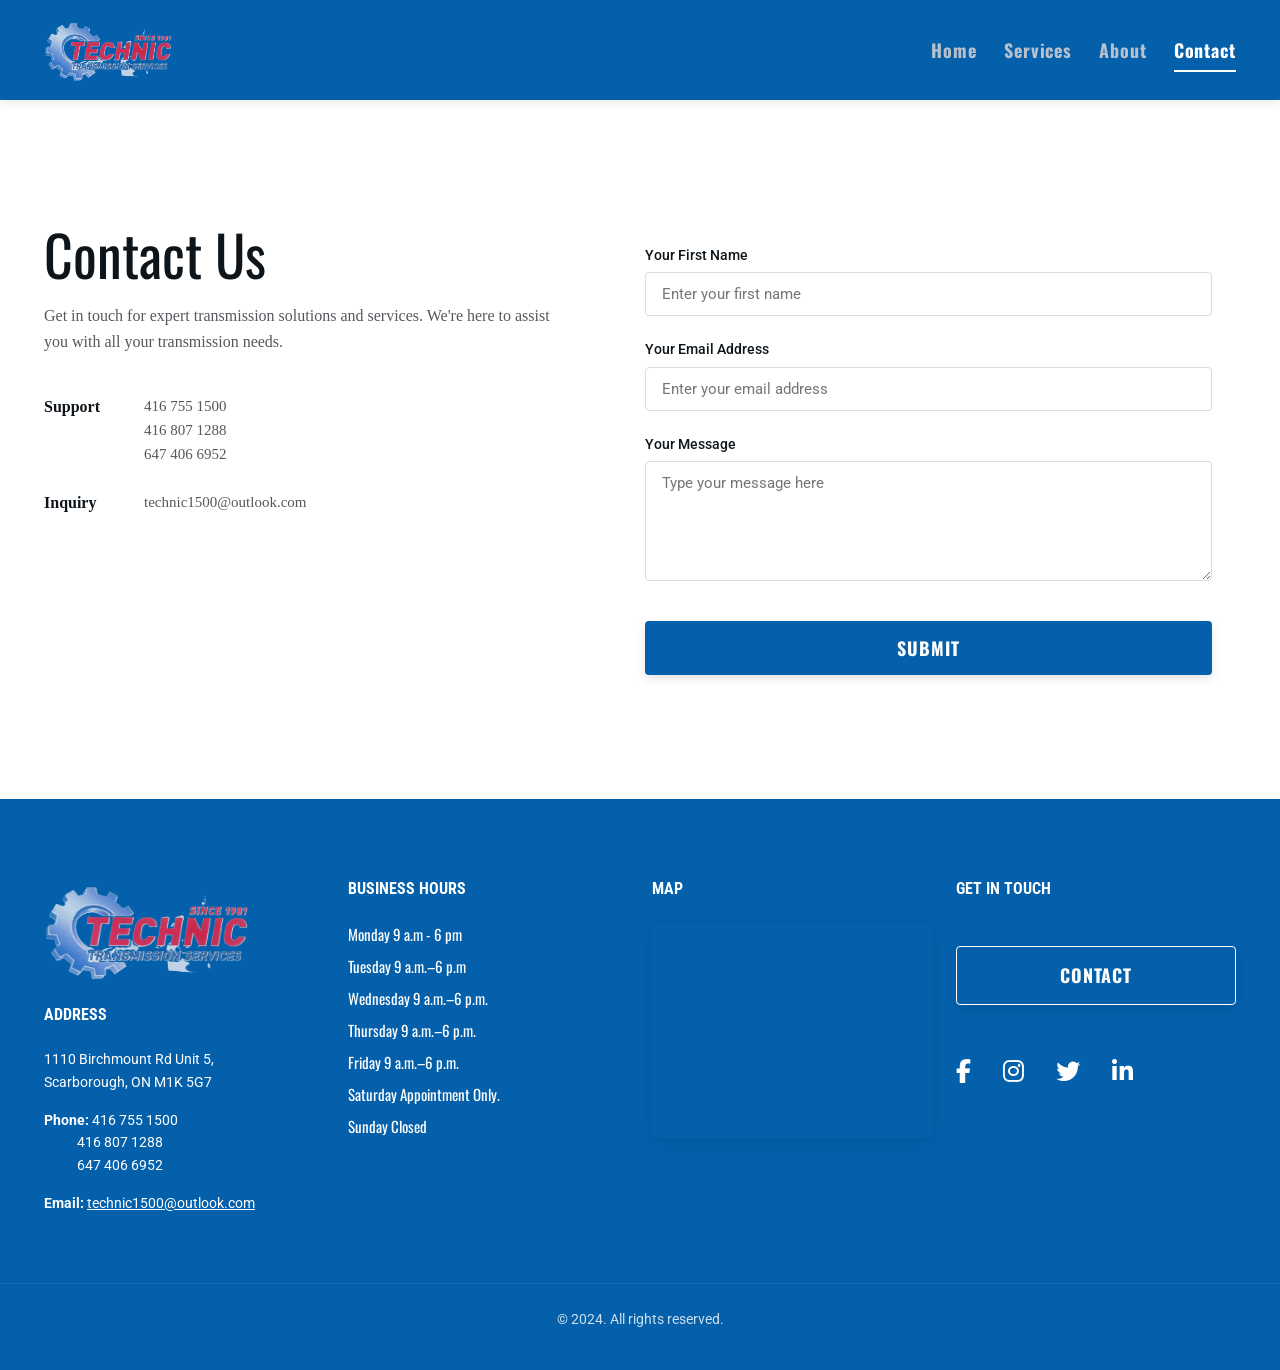
<file: contact.html>
<!DOCTYPE html>
<html lang="en">
<head>
  <meta charset="utf-8">
  <meta name="viewport" content="width=device-width, initial-scale=1.0">
  <title>Expert Transmission Services for All Vehicle Makes and Models | Contact Us</title>
  <meta name="description" content="Contact Technic Transmission Services for professional automotive repair and maintenance. Established in 1981, we specialize in transmission inspections, diagnostics, repairs, and replacements.">
  <meta name="keywords" content="transmission services, automotive repair, vehicle maintenance">
  <link rel="canonical" href="https://technictransmission.com/contact">
  
  <!-- Open Graph -->
  <meta property="og:url" content="https://technictransmission.com/contact">
  <meta property="og:title" content="Expert Transmission Services for All Vehicle Makes and Models | Contact Us">
  <meta property="og:description" content="Contact Technic Transmission Services for professional automotive repair and maintenance. Established in 1981, we specialize in transmission inspections, diagnostics, repairs, and replacements.">
  <meta property="og:type" content="website">
  <meta property="og:site_name" content="TECHNIC TRANSMISSION SERVICES">
  
  <!-- Font Awesome for Social Icons -->
  <link rel="stylesheet" href="https://cdnjs.cloudflare.com/ajax/libs/font-awesome/6.4.0/css/all.min.css">
  
  <!-- Stylesheets -->
  <link rel="stylesheet" href="css/style.css">
</head>
<body>

  <!-- Header Navigation -->
  <div class="header-wrapper">
    <header class="container">
      <a href="index.html" class="logo-link" id="nav-logo-link">
        <img src="assets/logo-technic-no-back-A1awnowZ25C1Ewwv.png" alt="TECHNIC TRANSMISSION SERVICES" class="logo">
      </a>
      <nav class="nav-desktop">
        <a href="index.html" id="nav-home">Home</a>
        <a href="services.html" id="nav-services">Services</a>
        <a href="about.html" id="nav-about">About</a>
        <a href="contact.html" class="active" id="nav-contact">Contact</a>
      </nav>
      <button class="mobile-nav-toggle" aria-label="Toggle Navigation" id="mobile-nav-toggle-btn">
        <span></span>
        <span></span>
        <span></span>
      </button>
    </header>
  </div>

  <!-- Mobile Navigation Drawer -->
  <div class="mobile-nav-drawer-overlay"></div>
  <div class="mobile-nav-drawer">
    <a href="index.html" id="mobile-nav-home">Home</a>
    <a href="services.html" id="mobile-nav-services">Services</a>
    <a href="about.html" id="mobile-nav-about">About</a>
    <a href="contact.html" class="active" id="mobile-nav-contact">Contact</a>
  </div>

  <!-- Contact Us Main Section -->
  <section class="section-padding block-light" style="margin-top: 20px;" id="contact-sec">
    <div class="container contact-grid">
      <!-- Left Column: Contact details -->
      <div class="contact-info">
        <h1 id="contact-title">Contact Us</h1>
        <p class="lead" id="contact-desc">Get in touch for expert transmission solutions and services. We're here to assist you with all your transmission needs.</p>
        
        <div class="contact-detail-row" id="contact-row-support">
          <div class="contact-detail-label">Support</div>
          <div class="contact-detail-value" id="contact-support-phones">
            <p>416 755 1500</p>
            <p>416 807 1288</p>
            <p>647 406 6952</p>
          </div>
        </div>
        
        <div class="contact-detail-row" id="contact-row-inquiry">
          <div class="contact-detail-label">Inquiry</div>
          <div class="contact-detail-value" id="contact-inquiry-email">
            <a href="mailto:technic1500@outlook.com">technic1500@outlook.com</a>
          </div>
        </div>
      </div>
      
      <!-- Right Column: Interactive Form -->
      <div class="contact-form-container" id="form-container">
        <!-- Success Card (hidden by default) -->
        <div class="form-success-card" id="form-success-message">
          <h4 style="font-family: var(--font-header); font-size: 24px; text-transform: uppercase;">Thank you for contacting us!</h4>
          <p style="font-family: var(--font-body); font-size: 16px; margin-top: 10px;">We have received your message and will get back to you shortly.</p>
        </div>

        <!-- Contact Form -->
        <form id="contact-form" novalidate>
          <div class="form-group">
            <label class="form-label" for="firstName">Your First Name</label>
            <input type="text" id="firstName" name="firstName" class="form-control" placeholder="Enter your first name">
            <div class="form-error-msg" id="firstName-error">First name is required</div>
          </div>
          
          <div class="form-group">
            <label class="form-label" for="email">Your Email Address</label>
            <input type="email" id="email" name="email" class="form-control" placeholder="Enter your email address">
            <div class="form-error-msg" id="email-error">Please enter a valid email address</div>
          </div>
          
          <div class="form-group">
            <label class="form-label" for="message">Your Message</label>
            <textarea id="message" name="message" class="form-control" placeholder="Type your message here"></textarea>
            <div class="form-error-msg" id="message-error">Message is required</div>
          </div>
          
          <button type="submit" class="btn btn-primary" style="width: 100%; margin-top: 10px;" id="form-submit-btn">Submit</button>
        </form>
      </div>
    </div>
  </section>

  <!-- Footer -->
  <footer class="footer-section" id="site-footer">
    <div class="container footer-grid">
      <!-- Col 1 -->
      <div class="footer-col" id="footer-col-1">
        <img src="assets/logo-technic-no-back-A1awnowZ25C1Ewwv.png" alt="TECHNIC TRANSMISSION SERVICES Logo" class="footer-logo" id="footer-logo-img">
        <h5>ADDRESS</h5>
        <div class="footer-address-col" id="footer-address-info">
          <p>1110 Birchmount Rd Unit 5,<br>Scarborough, ON M1K 5G7</p>
          <p style="margin-top: 16px;"><strong>Phone:</strong> 416 755 1500<br>&nbsp;&nbsp;&nbsp;&nbsp;&nbsp;&nbsp;&nbsp;&nbsp;&nbsp;&nbsp;&nbsp;416 807 1288<br>&nbsp;&nbsp;&nbsp;&nbsp;&nbsp;&nbsp;&nbsp;&nbsp;&nbsp;&nbsp;&nbsp;647 406 6952</p>
          <p style="margin-top: 16px;"><strong>Email:</strong> <a href="mailto:technic1500@outlook.com">technic1500@outlook.com</a></p>
        </div>
      </div>
      <!-- Col 2 -->
      <div class="footer-col footer-hours-col" id="footer-col-2">
        <h5>BUSINESS HOURS</h5>
        <p>Monday 9 a.m - 6 pm</p>
        <p>Tuesday 9 a.m.–6 p.m</p>
        <p>Wednesday 9 a.m.–6 p.m.</p>
        <p>Thursday 9 a.m.–6 p.m.</p>
        <p>Friday 9 a.m.–6 p.m.</p>
        <p>Saturday Appointment Only.</p>
        <p>Sunday Closed</p>
      </div>
      <!-- Col 3 -->
      <div class="footer-col" id="footer-col-3">
        <h5>MAP</h5>
        <div class="footer-map-col" id="footer-map-container">
          <iframe src="https://maps.google.com/maps?q=1110%20Birchmount%20Rd,%20Unit%205,Scarborough,ON%20M1K%205G7&t=m&z=13&ie=UTF8&output=embed" allowfullscreen="" loading="lazy" title="Technic Transmission Location Map"></iframe>
        </div>
      </div>
      <!-- Col 4 -->
      <div class="footer-col footer-social-btn-col" id="footer-col-4">
        <h5>GET IN TOUCH</h5>
        <a href="contact.html" class="btn btn-primary" style="width: 100%; border: 1px solid var(--color-white);" id="footer-contact-btn">Contact</a>
        <div class="footer-social-icons" style="margin-top: 24px;" id="footer-social-icons-box">
          <a href="#" aria-label="Facebook"><i class="fab fa-facebook-f"></i></a>
          <a href="#" aria-label="Instagram"><i class="fab fa-instagram"></i></a>
          <a href="#" aria-label="Twitter"><i class="fab fa-twitter"></i></a>
          <a href="#" aria-label="LinkedIn"><i class="fab fa-linkedin-in"></i></a>
        </div>
      </div>
    </div>
    <div class="footer-copyright" id="footer-copyright-bar">
      © 2024. All rights reserved.
    </div>
  </footer>

  <!-- Scripts -->
  <script src="js/script.js"></script>

  <!--Start of Tawk.to Script-->
  <script type="text/javascript">
  var Tawk_API=Tawk_API||{}, Tawk_LoadStart=new Date();
  Tawk_API.onLoad = function(){
    Tawk_API.setAttributes({ page: 'Contact' }, function(error){});
  };
  (function(){
  var s1=document.createElement("script"),s0=document.getElementsByTagName("script")[0];
  s1.async=true;
  s1.src='https://embed.tawk.to/6a3034a47d146a1d4cd74141/1jr64r8qu';
  s1.charset='UTF-8';
  s1.setAttribute('crossorigin','*');
  s0.parentNode.insertBefore(s1,s0);
  })();
  </script>
  <!--End of Tawk.to Script-->
</body>
</html>
</file>
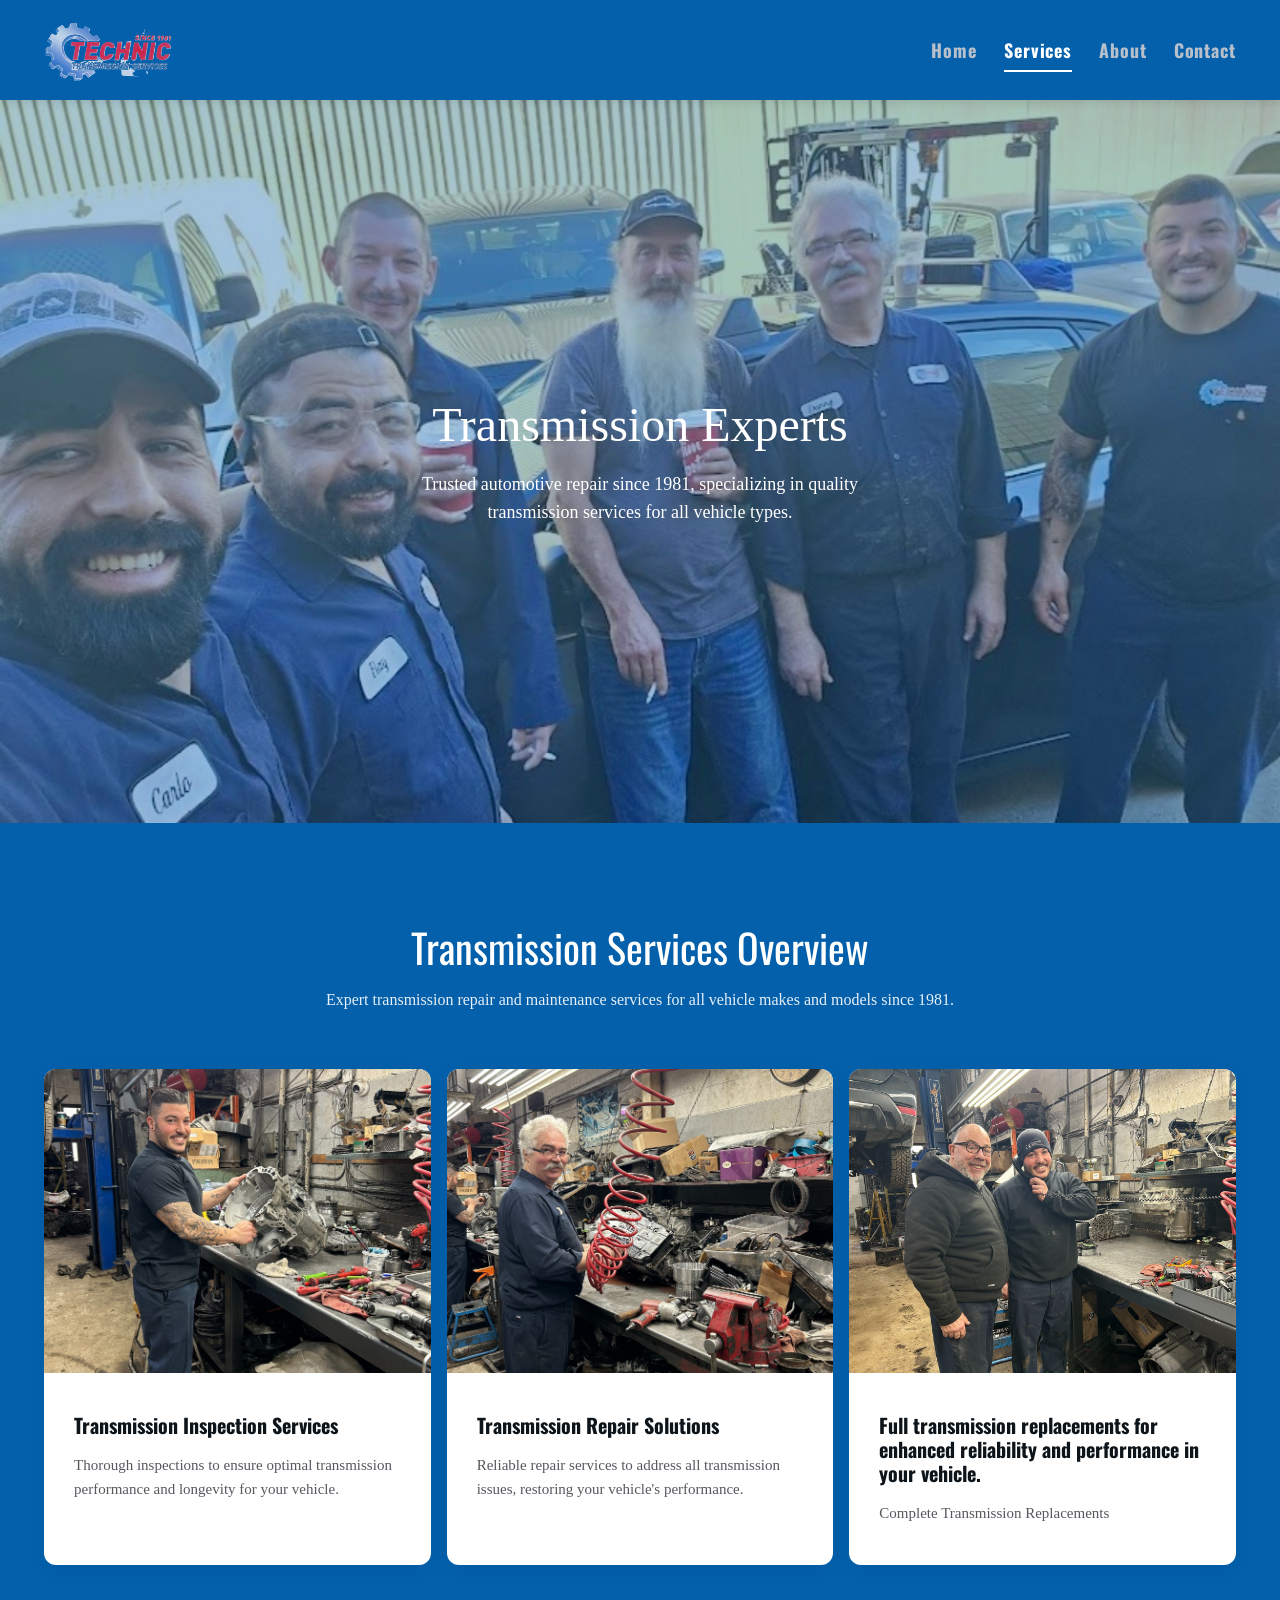
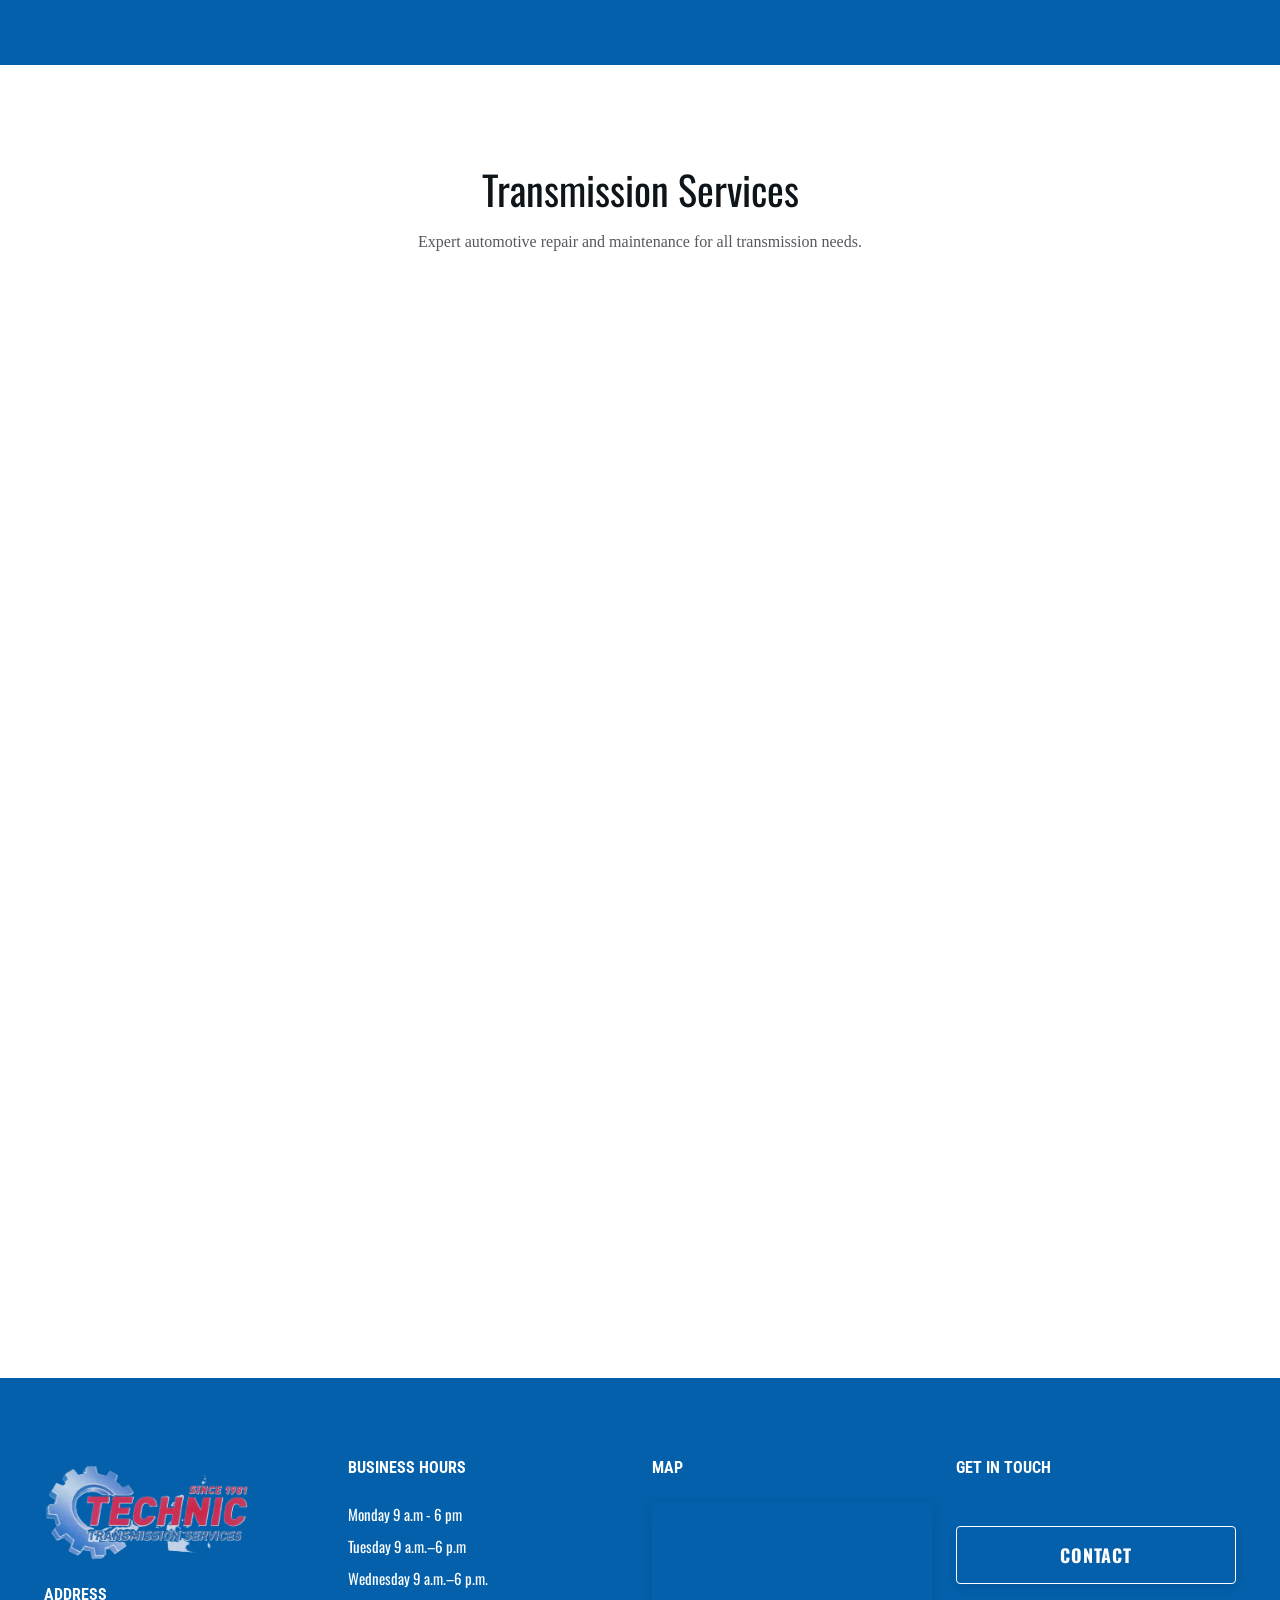
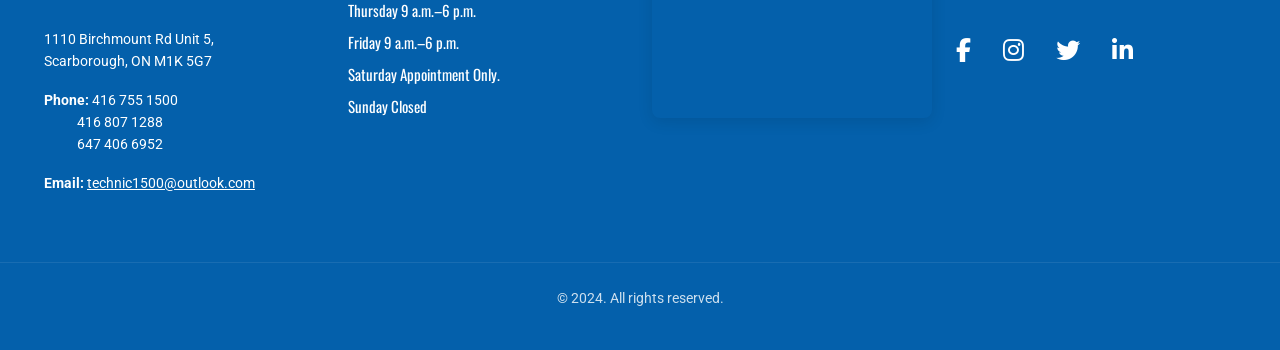
<file: services.html>
<!DOCTYPE html>
<html lang="en">
<head>
  <meta charset="utf-8">
  <meta name="viewport" content="width=device-width, initial-scale=1.0">
  <title>Expert Transmission Repair and Maintenance Services Since 1981</title>
  <meta name="description" content="Technic Transmission Services offers specialized transmission solutions, including diagnostics, repairs, and replacements. With over 40 years of experience, we ensure quality and reliability for all vehicle makes and models.">
  <meta name="keywords" content="transmission repair, automotive maintenance, transmission services">
  <link rel="canonical" href="https://technictransmission.com/services">
  
  <!-- Open Graph -->
  <meta property="og:url" content="https://technictransmission.com/services">
  <meta property="og:title" content="Expert Transmission Repair and Maintenance Services Since 1981">
  <meta property="og:description" content="Technic Transmission Services offers specialized transmission solutions, including diagnostics, repairs, and replacements. With over 40 years of experience, we ensure quality and reliability.">
  <meta property="og:type" content="website">
  <meta property="og:site_name" content="TECHNIC TRANSMISSION SERVICES">
  
  <!-- Font Awesome for Social Icons -->
  <link rel="stylesheet" href="https://cdnjs.cloudflare.com/ajax/libs/font-awesome/6.4.0/css/all.min.css">
  
  <!-- Stylesheets -->
  <link rel="stylesheet" href="css/style.css">
</head>
<body>

  <!-- Header Navigation -->
  <div class="header-wrapper">
    <header class="container">
      <a href="index.html" class="logo-link" id="nav-logo-link">
        <img src="assets/logo-technic-no-back-A1awnowZ25C1Ewwv.png" alt="TECHNIC TRANSMISSION SERVICES" class="logo">
      </a>
      <nav class="nav-desktop">
        <a href="index.html" id="nav-home">Home</a>
        <a href="services.html" class="active" id="nav-services">Services</a>
        <a href="about.html" id="nav-about">About</a>
        <a href="contact.html" id="nav-contact">Contact</a>
      </nav>
      <button class="mobile-nav-toggle" aria-label="Toggle Navigation" id="mobile-nav-toggle-btn">
        <span></span>
        <span></span>
        <span></span>
      </button>
    </header>
  </div>

  <!-- Mobile Navigation Drawer -->
  <div class="mobile-nav-drawer-overlay"></div>
  <div class="mobile-nav-drawer">
    <a href="index.html" id="mobile-nav-home">Home</a>
    <a href="services.html" class="active" id="mobile-nav-services">Services</a>
    <a href="about.html" id="mobile-nav-about">About</a>
    <a href="contact.html" id="mobile-nav-contact">Contact</a>
  </div>

  <!-- Services Hero Section -->
  <section class="services-hero" id="services-hero-sec">
    <img src="assets/img_6407-hero-crop.jpg" class="services-hero-bg" alt="Technic Transmission team">
    <div class="services-hero-overlay"></div>
    <div class="services-hero-content container">
      <h1 id="services-hero-title">Transmission Experts</h1>
      <p id="services-hero-desc">Trusted automotive repair since 1981, specializing in quality transmission services for all vehicle types.</p>
    </div>
  </section>

  <!-- Services Overview Cards Row (Dark Blue background block) -->
  <section class="section-padding reveal" style="background-color: var(--color-blue); color: var(--color-white);" id="overview-sec">
    <div class="container">
      <div class="services-section-intro" style="margin-bottom: 56px;">
        <h3 style="color: var(--color-white);" id="overview-title">Transmission Services Overview</h3>
        <p style="color: var(--color-white); opacity: 0.9;" id="overview-desc">Expert transmission repair and maintenance services for all vehicle makes and models since 1981.</p>
      </div>
      
      <div class="services-overview-grid" id="overview-cards-grid">
        <!-- Card 1 -->
        <div class="services-overview-card" id="overview-card-1">
          <img src="assets/img_6449-AE0oZgbaqlcnMvZZ.jpeg" alt="Transmission Gear Inspection" id="overview-img-1">
          <div class="services-overview-card-content">
            <h6 id="overview-card-title-1">Transmission Inspection Services</h6>
            <p id="overview-card-desc-1">Thorough inspections to ensure optimal transmission performance and longevity for your vehicle.</p>
          </div>
        </div>
        <!-- Card 2 -->
        <div class="services-overview-card" id="overview-card-2">
          <img src="assets/img_6458-YrDlpGylnVs5441n.jpeg" alt="Transmission Repairs" id="overview-img-2">
          <div class="services-overview-card-content">
            <h6 id="overview-card-title-2">Transmission Repair Solutions</h6>
            <p id="overview-card-desc-2">Reliable repair services to address all transmission issues, restoring your vehicle's performance.</p>
          </div>
        </div>
        <!-- Card 3 -->
        <div class="services-overview-card" id="overview-card-3">
          <img src="assets/img_7207-YD0BE43ZEZIWwRp2.jpeg" alt="Transmission Replacement" id="overview-img-3">
          <div class="services-overview-card-content">
            <h6 id="overview-card-title-3">Full transmission replacements for enhanced reliability and performance in your vehicle.</h6>
            <p id="overview-card-desc-3">Complete Transmission Replacements</p>
          </div>
        </div>
      </div>
    </div>
  </section>

  <!-- Detailed Alternating Gallery Services Grid (White background block) -->
  <section class="section-padding block-light" id="detailed-sec">
    <div class="container">
      <div class="services-section-intro">
        <h3 id="detailed-title">Transmission Services</h3>
        <p id="detailed-desc">Expert automotive repair and maintenance for all transmission needs.</p>
      </div>
      
      <!-- Grid Block 1: Quality Repairs -->
      <div style="margin-top: 56px;" class="reveal" id="detailed-block-repairs">
        <div class="services-grid-2col">
          <div class="gallery-item" style="height: 360px;" id="detailed-img-repairs-1">
            <img src="assets/img_6458-YrDlpGylnVs5441n.jpeg" alt="Workshop equipment" id="detailed-repairs-img1">
          </div>
          <div class="gallery-item" style="height: 360px;" id="detailed-img-repairs-2">
            <img src="assets/img_6451-AR0yvgoy6aFyzXX8.jpeg" alt="Gears closeup" id="detailed-repairs-img2">
          </div>
        </div>
        <div style="margin-top: 24px; text-align: left;" id="detailed-content-repairs">
          <h5 style="font-size: 22px; font-weight: 700; color: var(--color-dark); margin-bottom: 8px;" id="detailed-repairs-title">Quality Repairs</h5>
          <p style="font-size: 16px; color: var(--color-gray);" id="detailed-repairs-desc">Reliable solutions for your vehicle's transmission issues.</p>
        </div>
      </div>

      <!-- Grid Block 2: Full Replacements -->
      <div style="margin-top: 80px;" class="reveal" id="detailed-block-replacements">
        <div class="services-grid-2col">
          <div class="gallery-item" style="height: 360px;" id="detailed-img-replacements-1">
            <img src="assets/img_6460-m7VwJXO5NpSMWOJP.jpeg" alt="Mechanic hands gear repair" id="detailed-replacements-img1">
          </div>
          <div class="gallery-item" style="height: 360px;" id="detailed-img-replacements-2">
            <img src="assets/vecteezy_pressure-control-solenoid-or-valve-control-unit-of-an_20217888-mnlvxnNgMQS7PerR.jpg" alt="Solenoid control valve body" id="detailed-replacements-img2">
          </div>
        </div>
        <div style="margin-top: 24px; text-align: left;" id="detailed-content-replacements">
          <h5 style="font-size: 22px; font-weight: 700; color: var(--color-dark); margin-bottom: 8px;" id="detailed-replacements-title">Full Replacements</h5>
          <p style="font-size: 16px; color: var(--color-gray);" id="detailed-replacements-desc">Comprehensive transmission replacements for all vehicle models.</p>
        </div>
      </div>
    </div>
  </section>

  <!-- Footer -->
  <footer class="footer-section" id="site-footer">
    <div class="container footer-grid">
      <!-- Col 1 -->
      <div class="footer-col" id="footer-col-1">
        <img src="assets/logo-technic-no-back-A1awnowZ25C1Ewwv.png" alt="TECHNIC TRANSMISSION SERVICES Logo" class="footer-logo" id="footer-logo-img">
        <h5>ADDRESS</h5>
        <div class="footer-address-col" id="footer-address-info">
          <p>1110 Birchmount Rd Unit 5,<br>Scarborough, ON M1K 5G7</p>
          <p style="margin-top: 16px;"><strong>Phone:</strong> 416 755 1500<br>&nbsp;&nbsp;&nbsp;&nbsp;&nbsp;&nbsp;&nbsp;&nbsp;&nbsp;&nbsp;&nbsp;416 807 1288<br>&nbsp;&nbsp;&nbsp;&nbsp;&nbsp;&nbsp;&nbsp;&nbsp;&nbsp;&nbsp;&nbsp;647 406 6952</p>
          <p style="margin-top: 16px;"><strong>Email:</strong> <a href="mailto:technic1500@outlook.com">technic1500@outlook.com</a></p>
        </div>
      </div>
      <!-- Col 2 -->
      <div class="footer-col footer-hours-col" id="footer-col-2">
        <h5>BUSINESS HOURS</h5>
        <p>Monday 9 a.m - 6 pm</p>
        <p>Tuesday 9 a.m.–6 p.m</p>
        <p>Wednesday 9 a.m.–6 p.m.</p>
        <p>Thursday 9 a.m.–6 p.m.</p>
        <p>Friday 9 a.m.–6 p.m.</p>
        <p>Saturday Appointment Only.</p>
        <p>Sunday Closed</p>
      </div>
      <!-- Col 3 -->
      <div class="footer-col" id="footer-col-3">
        <h5>MAP</h5>
        <div class="footer-map-col" id="footer-map-container">
          <iframe src="https://maps.google.com/maps?q=1110%20Birchmount%20Rd,%20Unit%205,Scarborough,ON%20M1K%205G7&t=m&z=13&ie=UTF8&output=embed" allowfullscreen="" loading="lazy" title="Technic Transmission Location Map"></iframe>
        </div>
      </div>
      <!-- Col 4 -->
      <div class="footer-col footer-social-btn-col" id="footer-col-4">
        <h5>GET IN TOUCH</h5>
        <a href="contact.html" class="btn btn-primary" style="width: 100%; border: 1px solid var(--color-white);" id="footer-contact-btn">Contact</a>
        <div class="footer-social-icons" style="margin-top: 24px;" id="footer-social-icons-box">
          <a href="#" aria-label="Facebook"><i class="fab fa-facebook-f"></i></a>
          <a href="#" aria-label="Instagram"><i class="fab fa-instagram"></i></a>
          <a href="#" aria-label="Twitter"><i class="fab fa-twitter"></i></a>
          <a href="#" aria-label="LinkedIn"><i class="fab fa-linkedin-in"></i></a>
        </div>
      </div>
    </div>
    <div class="footer-copyright" id="footer-copyright-bar">
      © 2024. All rights reserved.
    </div>
  </footer>

  <!-- Scripts -->
  <script src="js/script.js"></script>

  <!--Start of Tawk.to Script-->
  <script type="text/javascript">
  var Tawk_API=Tawk_API||{}, Tawk_LoadStart=new Date();
  Tawk_API.onLoad = function(){
    Tawk_API.setAttributes({ page: 'Services' }, function(error){});
  };
  (function(){
  var s1=document.createElement("script"),s0=document.getElementsByTagName("script")[0];
  s1.async=true;
  s1.src='https://embed.tawk.to/6a3034a47d146a1d4cd74141/1jr64r8qu';
  s1.charset='UTF-8';
  s1.setAttribute('crossorigin','*');
  s0.parentNode.insertBefore(s1,s0);
  })();
  </script>
  <!--End of Tawk.to Script-->
</body>
</html>
</file>
<file: css/style.css>
/* Import Google Fonts */
@import url('https://fonts.googleapis.com/css2?family=Oswald:wght@400;500;700&family=Roboto+Condensed:wght@400;700&family=Roboto:wght@400;500;700&display=swap');

/* Color Variables and Typography */
:root {
  --color-blue: #0460ab;
  --color-blue-hover: #034b85;
  --color-light-blue: #b8c0cc;
  --color-primary: #673de6;
  --color-primary-hover: #5025d1;
  --color-dark: #0d141a;
  --color-gray: #56585e;
  --color-light-gray: #f2f3f6;
  --color-white: #ffffff;
  --color-border: #dadce0;
  
  --font-header: 'Oswald', sans-serif;
  --font-body: 'Georgia', serif;
  --font-ui: 'Roboto', sans-serif;
  --font-condensed: 'Roboto Condensed', sans-serif;
  
  --max-width: 1224px;
}

/* Reset and Global Styles */
* {
  box-sizing: border-box;
  margin: 0;
  padding: 0;
}

html {
  scroll-behavior: smooth;
}

body {
  font-family: var(--font-body);
  color: var(--color-gray);
  line-height: 1.6;
  background-color: var(--color-white);
  overflow-x: hidden;
}

h1, h2, h3, h4, h5, h6 {
  font-family: var(--font-header);
  color: var(--color-dark);
  font-weight: 400;
  line-height: 1.2;
}

h1 { font-size: 3rem; }
h2 { font-size: 2.5rem; }
h3 { font-size: 2.25rem; }
h4 { font-size: 1.75rem; }
h5 { font-size: 1.25rem; }
h6 { font-size: 1.1rem; }

a {
  text-decoration: none;
  color: inherit;
  transition: all 0.3s cubic-bezier(0.25, 0.8, 0.25, 1);
}

img {
  max-width: 100%;
  height: auto;
  display: block;
}

/* Scroll Reveal Base Classes */
.reveal {
  opacity: 0;
  transform: translateY(40px);
  transition: opacity 0.8s cubic-bezier(0.16, 1, 0.3, 1), transform 0.8s cubic-bezier(0.16, 1, 0.3, 1);
}

.reveal.visible {
  opacity: 1;
  transform: translateY(0);
}

.reveal-delay-1 { transition-delay: 0.1s; }
.reveal-delay-2 { transition-delay: 0.2s; }
.reveal-delay-3 { transition-delay: 0.3s; }

/* Layout Utilities */
.container {
  max-width: var(--max-width);
  margin: 0 auto;
  padding: 0 16px;
  width: 100%;
}

.section-padding {
  padding: 100px 0;
}

@media (max-width: 768px) {
  .section-padding {
    padding: 60px 16px;
  }
}

.text-center {
  text-align: center;
}

.text-left {
  text-align: left;
}

/* Sticky Header */
.header-wrapper {
  position: sticky;
  top: 0;
  z-index: 100;
  background-color: var(--color-blue);
  box-shadow: 0 2px 10px rgba(0, 0, 0, 0.1);
  transition: background-color 0.4s ease, height 0.4s ease;
}

header {
  height: 100px;
  display: flex;
  justify-content: space-between;
  align-items: center;
  transition: height 0.4s ease;
}

header .logo-link {
  display: flex;
  align-items: center;
}

header .logo {
  height: 64px;
  transition: height 0.4s ease, transform 0.3s ease;
}

header .logo:hover {
  transform: scale(1.05);
}

/* Nav Links */
nav.nav-desktop {
  display: flex;
  align-items: center;
  gap: 27px;
  height: 100%;
}

nav.nav-desktop a {
  font-family: var(--font-header);
  font-size: 18px;
  font-weight: 700;
  text-transform: none;
  color: var(--color-light-blue);
  letter-spacing: 0.05em;
  padding: 8px 0;
  position: relative;
}

nav.nav-desktop a:hover,
nav.nav-desktop a.active {
  color: var(--color-white);
}

nav.nav-desktop a::after {
  content: '';
  position: absolute;
  bottom: 0;
  left: 0;
  width: 0;
  height: 2px;
  background-color: var(--color-white);
  transition: width 0.3s cubic-bezier(0.25, 0.8, 0.25, 1);
}

nav.nav-desktop a:hover::after,
nav.nav-desktop a.active::after {
  width: 100%;
}

/* Mobile Nav Toggle */
.mobile-nav-toggle {
  display: none;
  background: none;
  border: none;
  cursor: pointer;
  padding: 8px;
  z-index: 200;
}

.mobile-nav-toggle span {
  display: block;
  width: 28px;
  height: 3px;
  background-color: var(--color-white);
  margin: 6px 0;
  transition: all 0.3s cubic-bezier(0.25, 0.8, 0.25, 1);
}

/* Hamburger menu open state */
.mobile-nav-toggle.open span:nth-child(1) {
  transform: translateY(9px) rotate(45deg);
}

.mobile-nav-toggle.open span:nth-child(2) {
  opacity: 0;
}

.mobile-nav-toggle.open span:nth-child(3) {
  transform: translateY(-9px) rotate(-45deg);
}

/* Mobile Nav Overlay Drawer */
.mobile-nav-drawer {
  position: fixed;
  top: 0;
  right: -100%;
  width: 75%;
  max-width: 320px;
  height: 100vh;
  background-color: var(--color-blue);
  z-index: 150;
  display: flex;
  flex-direction: column;
  padding: 120px 32px 40px;
  box-shadow: -5px 0 25px rgba(0,0,0,0.15);
  transition: right 0.4s cubic-bezier(0.16, 1, 0.3, 1);
}

.mobile-nav-drawer.open {
  right: 0;
}

.mobile-nav-drawer-overlay {
  position: fixed;
  top: 0;
  left: 0;
  width: 100vw;
  height: 100vh;
  background-color: rgba(0, 0, 0, 0.4);
  z-index: 140;
  opacity: 0;
  visibility: hidden;
  transition: all 0.3s ease;
}

.mobile-nav-drawer-overlay.open {
  opacity: 1;
  visibility: visible;
}

.mobile-nav-drawer a {
  font-family: var(--font-header);
  font-size: 24px;
  font-weight: 700;
  text-transform: uppercase;
  color: var(--color-light-blue);
  margin-bottom: 24px;
}

.mobile-nav-drawer a:hover,
.mobile-nav-drawer a.active {
  color: var(--color-white);
}

/* Responsive Header */
@media (max-width: 768px) {
  header {
    height: 76px;
  }
  header .logo {
    height: 36px;
  }
  nav.nav-desktop {
    display: none;
  }
  .mobile-nav-toggle {
    display: block;
  }
}

/* Premium Button Component */
.btn {
  display: inline-block;
  font-family: var(--font-header);
  font-size: 18px;
  font-weight: 700;
  text-transform: uppercase;
  padding: 14px 40px;
  border-radius: 4px;
  border: none;
  cursor: pointer;
  transition: all 0.3s cubic-bezier(0.25, 0.8, 0.25, 1);
  letter-spacing: 0.05em;
  text-align: center;
  position: relative;
  overflow: hidden;
  box-shadow: 0 4px 10px rgba(0,0,0,0.1);
  z-index: 1;
}

.btn-primary {
  background-color: var(--color-blue);
  color: var(--color-white);
}

.btn-primary::before {
  content: '';
  position: absolute;
  top: 0;
  left: 0;
  width: 100%;
  height: 100%;
  background: var(--color-blue-hover);
  z-index: -1;
  transform: scaleX(0);
  transform-origin: right;
  transition: transform 0.4s cubic-bezier(0.16, 1, 0.3, 1);
}

.btn-primary:hover {
  transform: translateY(-3px);
  box-shadow: 0 6px 15px rgba(0,0,0,0.15);
}

.btn-primary:hover::before {
  transform: scaleX(1);
  transform-origin: left;
}

.btn-accent {
  background-color: var(--color-primary);
  color: var(--color-white);
}

.btn-accent::before {
  content: '';
  position: absolute;
  top: 0;
  left: 0;
  width: 100%;
  height: 100%;
  background: var(--color-primary-hover);
  z-index: -1;
  transform: scaleX(0);
  transform-origin: right;
  transition: transform 0.4s cubic-bezier(0.16, 1, 0.3, 1);
}

.btn-accent:hover {
  transform: translateY(-3px);
  box-shadow: 0 6px 15px rgba(0,0,0,0.15);
}

.btn-accent:hover::before {
  transform: scaleX(1);
  transform-origin: left;
}

/* Forms */
.form-group {
  margin-bottom: 22px;
}

.form-label {
  display: block;
  font-family: var(--font-ui);
  font-size: 14px;
  font-weight: 500;
  margin-bottom: 6px;
  color: var(--color-dark);
}

.form-control {
  width: 100%;
  padding: 12px 16px;
  font-family: var(--font-ui);
  font-size: 15px;
  border: 1px solid var(--color-border);
  border-radius: 4px;
  background-color: var(--color-white);
  color: var(--color-dark);
  transition: border-color 0.3s ease, box-shadow 0.3s ease;
}

.form-control:focus {
  outline: none;
  border-color: var(--color-blue);
  box-shadow: 0 0 0 3px rgba(4, 96, 171, 0.15);
}

textarea.form-control {
  resize: vertical;
  min-height: 120px;
}

.form-error-msg {
  color: #ff3860;
  font-family: var(--font-ui);
  font-size: 12px;
  margin-top: 4px;
  display: none;
  animation: fadeIn 0.3s ease;
}

/* Form success card */
.form-success-card {
  display: none;
  background-color: var(--color-light-gray);
  border: 2px solid var(--color-blue);
  border-radius: 8px;
  padding: 40px;
  text-align: center;
  box-shadow: 0 10px 25px rgba(0,0,0,0.05);
  animation: scaleUp 0.4s cubic-bezier(0.16, 1, 0.3, 1) forwards;
}

.form-success-card h4 {
  margin-bottom: 12px;
  color: var(--color-blue);
}

/* General Layout Blocks */
.block-light {
  background-color: var(--color-white);
}

.block-grey {
  background-color: var(--color-light-gray);
}

/* 1. Hero Block styling (Home page) */
.hero-block {
  position: relative;
  background-size: cover;
  background-position: center;
  background-repeat: no-repeat;
  min-height: 776px;
  display: flex;
  flex-direction: column;
  justify-content: center;
}

.hero-overlay {
  position: absolute;
  top: 0;
  left: 0;
  width: 100%;
  height: 100%;
  background-color: rgba(0, 0, 0, 0.4); /* Overlay Opacity */
  z-index: 1;
}

.hero-content {
  position: relative;
  z-index: 2;
  text-align: center;
  color: var(--color-white);
  padding: 100px 0 200px;
  animation: fadeInDown 1s cubic-bezier(0.16, 1, 0.3, 1);
}

.hero-content h1 {
  font-size: 3.5rem;
  color: var(--color-white);
  margin-bottom: 24px;
  text-shadow: 0 2px 8px rgba(0,0,0,0.6);
  font-weight: 700;
  text-transform: uppercase;
  letter-spacing: 0.02em;
}

.hero-content .subtitle-1 {
  font-family: var(--font-header);
  font-size: 26px;
  font-weight: 500;
  text-transform: uppercase;
  margin-bottom: 12px;
  color: var(--color-white);
  text-shadow: 0 2px 4px rgba(0,0,0,0.6);
}

.hero-content .subtitle-2 {
  font-family: var(--font-header);
  font-size: 24px;
  font-weight: 500;
  text-transform: uppercase;
  color: var(--color-white);
  text-shadow: 0 2px 4px rgba(0,0,0,0.6);
}

/* Service box overlays in hero bottom */
.hero-cards-row {
  position: absolute;
  bottom: 0;
  left: 50%;
  transform: translate(-50%, 50%);
  width: 100%;
  max-width: var(--max-width);
  display: grid;
  grid-template-columns: repeat(3, 1fr);
  gap: 16px;
  padding: 0 16px;
  z-index: 5;
  animation: heroCardsFadeInUp 1s cubic-bezier(0.16, 1, 0.3, 1) 0.2s both;
}

.hero-card {
  background-color: var(--color-blue);
  color: var(--color-white);
  padding: 40px 32px;
  text-align: center;
  box-shadow: 0 10px 30px rgba(0,0,0,0.15);
  display: flex;
  flex-direction: column;
  justify-content: center;
  align-items: center;
  min-height: 174px;
  transition: transform 0.3s cubic-bezier(0.25, 0.8, 0.25, 1), box-shadow 0.3s ease;
  border-radius: 4px;
  cursor: default;
}

.hero-card:hover {
  transform: translateY(-8px);
  box-shadow: 0 15px 35px rgba(0,0,0,0.25);
  background-color: var(--color-blue-hover);
}

.hero-card h6 {
  font-size: 20px;
  font-weight: 700;
  text-transform: none;
  margin-bottom: 12px;
  color: var(--color-white);
  font-family: var(--font-header);
  transition: transform 0.3s ease;
}

.hero-card:hover h6 {
  transform: scale(1.05);
}

.hero-card p {
  font-family: var(--font-header);
  font-size: 15px;
  font-weight: 400;
  opacity: 0.9;
}

/* Adjust margins on section under hero due to cards overlap */
.section-under-hero {
  padding-top: 180px;
}

@media (max-width: 768px) {
  .hero-block {
    min-height: auto;
  }
  .hero-content {
    padding: 60px 16px 220px;
  }
  .hero-content h1 {
    font-size: 2.2rem;
  }
  .hero-content .subtitle-1,
  .hero-content .subtitle-2 {
    font-size: 18px;
  }
  .hero-cards-row {
    position: relative;
    transform: none;
    left: 0;
    grid-template-columns: 1fr;
    gap: 16px;
    padding: 0 16px;
    margin-top: -180px;
    margin-bottom: 40px;
    animation: fadeInUpMobile 1s cubic-bezier(0.16, 1, 0.3, 1) 0.2s both;
  }
  .section-under-hero {
    padding-top: 40px;
  }
}

/* 2. Split/Promotional Section with Image, Text and Overlay Shape Card */
.split-promo-section {
  display: flex;
  align-items: stretch;
  gap: 40px;
}

.split-promo-left {
  flex: 1;
  display: flex;
  flex-direction: column;
  justify-content: center;
}

.split-promo-left h3 {
  font-size: 2.5rem;
  margin-bottom: 24px;
}

.split-promo-left p {
  margin-bottom: 32px;
}

.split-promo-right {
  flex: 1.2;
  position: relative;
}

.split-promo-img-wrapper {
  width: 100%;
  height: 544px;
  border-radius: 20px;
  overflow: hidden;
  box-shadow: 0 8px 30px rgba(0,0,0,0.08);
}

.split-promo-img-wrapper img {
  width: 100%;
  height: 100%;
  object-fit: cover;
  transition: transform 0.6s cubic-bezier(0.25, 0.8, 0.25, 1);
}

.split-promo-right:hover .split-promo-img-wrapper img {
  transform: scale(1.04);
}

/* Floating White card */
.split-promo-overlay-card {
  position: absolute;
  bottom: -40px;
  left: 80px;
  right: 80px;
  background-color: var(--color-white);
  border-radius: 12px;
  padding: 40px;
  box-shadow: 0 15px 35px rgba(0,0,0,0.1);
  text-align: center;
  transition: transform 0.3s cubic-bezier(0.25, 0.8, 0.25, 1), box-shadow 0.3s ease;
}

.split-promo-right:hover .split-promo-overlay-card {
  transform: translateY(-5px);
  box-shadow: 0 20px 40px rgba(0,0,0,0.15);
}

.split-promo-overlay-card h6 {
  font-size: 18px;
  font-weight: 700;
  color: #1f1f1f;
  font-family: var(--font-body);
}

@media (max-width: 992px) {
  .split-promo-section {
    flex-direction: column;
    gap: 56px;
  }
  .split-promo-img-wrapper {
    height: 376px;
  }
  .split-promo-overlay-card {
    position: relative;
    bottom: 0;
    left: 0;
    right: 0;
    margin-top: -30px;
    padding: 30px 20px;
  }
}

/* 3. About Section (Home page / about.html) */
.about-section-grid {
  display: grid;
  grid-template-columns: 0.8fr 1.2fr;
  gap: 48px;
}

.about-content h3 {
  font-size: 2.5rem;
  margin-bottom: 24px;
}

.about-content p.body {
  margin-bottom: 20px;
}

.about-content strong {
  font-weight: 700;
}

.about-content ul {
  list-style: none;
  margin-bottom: 24px;
}

.about-content li {
  margin-bottom: 12px;
  padding-left: 20px;
  position: relative;
  transition: transform 0.2s ease;
}

.about-content li:hover {
  transform: translateX(4px);
}

.about-content li::before {
  content: '•';
  position: absolute;
  left: 0;
  color: var(--color-blue);
  font-size: 20px;
  line-height: 1;
  top: 2px;
}

.about-image {
  border-radius: 20px;
  overflow: hidden;
  height: 655px;
  box-shadow: 0 8px 30px rgba(0,0,0,0.08);
}

.about-image img {
  width: 100%;
  height: 100%;
  object-fit: cover;
  transition: transform 0.6s cubic-bezier(0.25, 0.8, 0.25, 1);
}

.about-image:hover img {
  transform: scale(1.03);
}

@media (max-width: 768px) {
  .about-section-grid {
    grid-template-columns: 1fr;
    gap: 32px;
  }
  .about-image {
    height: 376px;
  }
}

/* 4. Services Grid (2 Columns, Home Page / services.html) */
.services-section-intro {
  max-width: 650px;
  margin: 0 auto 56px;
  text-align: center;
}

.services-section-intro h3 {
  font-size: 2.5rem;
  margin-bottom: 16px;
}

.services-grid-2col {
  display: grid;
  grid-template-columns: 1fr 1fr;
  gap: 32px;
}

.service-card-2 {
  background-color: var(--color-white);
  border-radius: 12px;
  overflow: hidden;
  box-shadow: 0 4px 20px rgba(0,0,0,0.05);
  display: flex;
  flex-direction: column;
  transition: transform 0.3s cubic-bezier(0.25, 0.8, 0.25, 1), box-shadow 0.3s ease;
}

.service-card-2:hover {
  transform: translateY(-8px);
  box-shadow: 0 15px 35px rgba(0,0,0,0.1);
}

.service-card-2 img {
  height: 304px;
  width: 100%;
  object-fit: cover;
  transition: transform 0.6s cubic-bezier(0.25, 0.8, 0.25, 1);
}

.service-card-2:hover img {
  transform: scale(1.05);
}

.service-card-2-content {
  padding: 40px;
  text-align: center;
  flex-grow: 1;
}

.service-card-2-content h6 {
  font-size: 22px;
  font-weight: 700;
  margin-bottom: 16px;
  color: var(--color-dark);
  transition: color 0.3s ease;
}

.service-card-2:hover .service-card-2-content h6 {
  color: var(--color-blue);
}

.service-card-2-content p {
  color: var(--color-gray);
  font-size: 15px;
}

@media (max-width: 768px) {
  .services-grid-2col {
    grid-template-columns: 1fr;
    gap: 24px;
  }
  .service-card-2 img {
    height: 224px;
  }
  .service-card-2-content {
    padding: 24px;
  }
}

/* 5. Testimonial Section with Stars */
.testimonials-section {
  position: relative;
  background-size: cover;
  background-position: center;
  background-attachment: fixed;
  color: var(--color-white);
}

.testimonials-overlay {
  position: absolute;
  top: 0;
  left: 0;
  width: 100%;
  height: 100%;
  background-color: rgba(4, 96, 171, 0.45); /* Overlay opacity 45% with Header Blue */
  z-index: 1;
}

.testimonials-content {
  position: relative;
  z-index: 2;
  display: grid;
  grid-template-columns: 1fr 1fr;
  gap: 64px;
}

.testimonial-item {
  text-align: center;
  display: flex;
  flex-direction: column;
  align-items: center;
  transition: transform 0.3s cubic-bezier(0.25, 0.8, 0.25, 1);
}

.testimonial-item:hover {
  transform: scale(1.02);
}

.testimonial-stars {
  font-size: 24px;
  color: var(--color-white);
  margin-bottom: 20px;
  text-shadow: 0 2px 4px rgba(0,0,0,0.2);
}

.testimonial-text {
  font-family: var(--font-body);
  font-size: 1.15rem;
  margin-bottom: 24px;
  line-height: 1.6;
  text-shadow: 0 1px 3px rgba(0,0,0,0.3);
}

.testimonial-avatar {
  width: 48px;
  height: 48px;
  border-radius: 50%;
  object-fit: cover;
  margin-bottom: 12px;
  border: 2px solid var(--color-white);
  transition: transform 0.4s ease;
}

.testimonial-item:hover .testimonial-avatar {
  transform: rotate(10deg) scale(1.1);
}

.testimonial-author {
  font-family: var(--font-ui);
  font-weight: 500;
  font-size: 14px;
  text-shadow: 0 1px 2px rgba(0,0,0,0.3);
}

@media (max-width: 768px) {
  .testimonials-content {
    grid-template-columns: 1fr;
    gap: 48px;
  }
  .testimonial-avatar {
    width: 54px;
    height: 54px;
  }
}

/* 6. Gallery Section (Home page / services.html) */
.gallery-grid {
  display: grid;
  grid-template-columns: repeat(4, 1fr);
  gap: 24px;
  margin-top: 40px;
}

.gallery-item {
  height: 480px;
  border-radius: 15px;
  overflow: hidden;
  cursor: pointer;
  box-shadow: 0 4px 15px rgba(0,0,0,0.05);
  position: relative;
}

.gallery-item img {
  width: 100%;
  height: 100%;
  object-fit: cover;
  transition: transform 0.5s cubic-bezier(0.25, 0.8, 0.25, 1);
}

.gallery-item:hover img {
  transform: scale(1.06);
}

.gallery-overlay-hover {
  position: absolute;
  top: 0;
  left: 0;
  width: 100%;
  height: 100%;
  background-color: rgba(4, 96, 171, 0.35);
  opacity: 0;
  display: flex;
  justify-content: center;
  align-items: center;
  transition: opacity 0.3s ease;
}

/* Visual cue for lightbox zoom */
.gallery-overlay-hover::before {
  content: '\f00e';
  font-family: 'Font Awesome 6 Free';
  font-weight: 900;
  color: var(--color-white);
  font-size: 28px;
  transform: scale(0.6);
  transition: transform 0.3s cubic-bezier(0.175, 0.885, 0.32, 1.275);
}

.gallery-item:hover .gallery-overlay-hover {
  opacity: 1;
}

.gallery-item:hover .gallery-overlay-hover::before {
  transform: scale(1);
}

@media (max-width: 992px) {
  .gallery-grid {
    grid-template-columns: repeat(2, 1fr);
    gap: 16px;
  }
  .gallery-item {
    height: 200px;
  }
}

/* Lightbox Modal */
.lightbox-modal {
  position: fixed;
  top: 0;
  left: 0;
  width: 100vw;
  height: 100vh;
  background-color: rgba(0, 0, 0, 0.92);
  z-index: 500;
  display: flex;
  justify-content: center;
  align-items: center;
  opacity: 0;
  visibility: hidden;
  transition: opacity 0.3s ease, visibility 0.3s ease;
  backdrop-filter: blur(5px);
}

.lightbox-modal.open {
  opacity: 1;
  visibility: visible;
}

.lightbox-content {
  position: relative;
  max-width: 90%;
  max-height: 85%;
  transform: scale(0.9);
  transition: transform 0.4s cubic-bezier(0.16, 1, 0.3, 1);
}

.lightbox-modal.open .lightbox-content {
  transform: scale(1);
}

.lightbox-content img {
  max-width: 100%;
  max-height: 80vh;
  box-shadow: 0 15px 50px rgba(0,0,0,0.8);
  border-radius: 6px;
}

.lightbox-close {
  position: absolute;
  top: -48px;
  right: 0;
  color: var(--color-white);
  font-size: 36px;
  background: none;
  border: none;
  cursor: pointer;
  transition: transform 0.2s ease, color 0.2s ease;
}

.lightbox-close:hover {
  transform: scale(1.1) rotate(90deg);
  color: var(--color-light-blue);
}

/* 7. Footer Layout */
footer.footer-section {
  background-color: var(--color-blue);
  color: var(--color-white);
  padding: 80px 0 40px;
  font-family: var(--font-condensed);
}

.footer-grid {
  display: grid;
  grid-template-columns: 1fr 1fr 1fr 1fr;
  gap: 24px;
  margin-bottom: 56px;
}

.footer-col {
  display: flex;
  flex-direction: column;
}

.footer-logo {
  max-width: 208px;
  margin-bottom: 24px;
  transition: transform 0.3s ease;
}

.footer-logo:hover {
  transform: translateY(-3px);
}

.footer-col h5 {
  font-family: var(--font-condensed);
  font-size: 16px;
  font-weight: 700;
  margin-bottom: 24px;
  text-transform: uppercase;
  color: var(--color-white);
}

.footer-address-col p {
  font-family: var(--font-ui);
  font-size: 14px;
  margin-bottom: 12px;
}

.footer-address-col a {
  color: var(--color-white);
  text-decoration: underline;
}

.footer-address-col a:hover {
  color: var(--color-light-blue);
}

.footer-hours-col p {
  font-family: var(--font-header);
  font-size: 15px;
  font-weight: 400;
  margin-bottom: 8px;
}

.footer-map-col {
  border-radius: 8px;
  overflow: hidden;
  height: 216px;
  box-shadow: 0 4px 15px rgba(0,0,0,0.1);
  transition: transform 0.3s ease;
}

.footer-map-col:hover {
  transform: scale(1.02);
}

.footer-map-col iframe {
  width: 100%;
  height: 100%;
  border: 0;
}

.footer-social-btn-col {
  display: flex;
  flex-direction: column;
  gap: 24px;
  align-items: flex-start;
}

.footer-social-icons {
  display: flex;
  gap: 32px;
}

.footer-social-icons a {
  color: var(--color-white);
  font-size: 24px;
  transition: transform 0.3s cubic-bezier(0.25, 0.8, 0.25, 1), color 0.3s ease;
}

.footer-social-icons a:hover {
  color: var(--color-light-blue);
  transform: translateY(-4px) scale(1.1);
}

.footer-copyright {
  border-top: 1px solid rgba(255, 255, 255, 0.1);
  padding-top: 24px;
  text-align: center;
  font-family: var(--font-ui);
  font-size: 14px;
  opacity: 0.8;
}

@media (max-width: 992px) {
  .footer-grid {
    grid-template-columns: repeat(2, 1fr);
    gap: 40px;
  }
}

@media (max-width: 768px) {
  footer.footer-section {
    padding: 40px 16px 24px;
  }
  .footer-grid {
    grid-template-columns: 1fr;
    gap: 32px;
    text-align: center;
  }
  .footer-col {
    align-items: center;
  }
  .footer-logo {
    margin: 0 auto 24px;
  }
  .footer-social-btn-col {
    align-items: center;
  }
}

/* 8. Services Page (services.html) specific styling */
/* Hero height scales with viewport width to match the cropped image aspect ratio
   (1170x662 = 56.5vw tall). Caps at 800px for ultra-wide screens. */
.services-hero {
  height: clamp(360px, 56.5vw, 800px);
  display: flex;
  flex-direction: column;
  justify-content: center;
  position: relative;
  overflow: hidden;
  text-align: center;
  color: var(--color-white);
}

.services-hero-bg {
  position: absolute;
  top: 0;
  left: 0;
  right: 0;
  bottom: 0;
  width: 100%;
  height: 100%;
  object-fit: cover;
  object-position: 30% top;
  z-index: 0;
}

.services-hero-overlay {
  position: absolute;
  top: 0;
  left: 0;
  width: 100%;
  height: 100%;
  background-color: rgba(4, 96, 171, 0.35); /* overlay opacity 0.35 */
  z-index: 1;
}

.services-hero-content {
  position: relative;
  z-index: 2;
  animation: fadeInDown 0.8s cubic-bezier(0.16, 1, 0.3, 1);
}

.services-hero-content h1 {
  color: var(--color-white);
  margin-bottom: 16px;
  font-family: var(--font-body);
}

.services-hero-content p {
  max-width: 503px;
  margin: 0 auto;
  font-size: 18px;
}

/* 3-column Service Box grid */
.services-overview-grid {
  display: grid;
  grid-template-columns: repeat(3, 1fr);
  gap: 16px;
}

.services-overview-card {
  background-color: var(--color-white);
  border-radius: 12px;
  box-shadow: 0 4px 20px rgba(0,0,0,0.05);
  display: flex;
  flex-direction: column;
  overflow: hidden;
  transition: transform 0.3s cubic-bezier(0.25, 0.8, 0.25, 1), box-shadow 0.3s ease;
}

.services-overview-card:hover {
  transform: translateY(-8px);
  box-shadow: 0 15px 35px rgba(0,0,0,0.12);
}

.services-overview-card img {
  height: 304px;
  width: 100%;
  object-fit: cover;
  transition: transform 0.6s cubic-bezier(0.25, 0.8, 0.25, 1);
}

.services-overview-card:hover img {
  transform: scale(1.04);
}

.services-overview-card-content {
  padding: 40px 30px;
  text-align: left;
  flex-grow: 1;
}

.services-overview-card-content h6 {
  font-size: 20px;
  font-weight: 700;
  margin-bottom: 16px;
  color: var(--color-dark);
  transition: color 0.3s ease;
}

.services-overview-card:hover .services-overview-card-content h6 {
  color: var(--color-blue);
}

.services-overview-card-content p {
  color: var(--color-gray);
  font-size: 15px;
}

@media (max-width: 992px) {
  .services-overview-grid {
    grid-template-columns: 1fr;
    gap: 24px;
  }
}

/* Detailed alternating services grid */
.services-detailed-row {
  display: flex;
  align-items: center;
  gap: 48px;
  margin-bottom: 80px;
}

.services-detailed-row:slice(even) {
  flex-direction: row-reverse;
}

.services-detailed-media {
  flex: 1.2;
  border-radius: 12px;
  overflow: hidden;
  height: 360px;
  box-shadow: 0 6px 20px rgba(0,0,0,0.05);
}

.services-detailed-media img {
  width: 100%;
  height: 100%;
  object-fit: cover;
}

.services-detailed-desc {
  flex: 1.8;
}

.services-detailed-desc h5 {
  font-size: 22px;
  font-weight: 700;
  margin-bottom: 16px;
  color: var(--color-dark);
}

.services-detailed-desc p {
  font-size: 16px;
}

@media (max-width: 768px) {
  .services-detailed-row,
  .services-detailed-row:nth-child(even) {
    flex-direction: column;
    gap: 24px;
    margin-bottom: 48px;
  }
  .services-detailed-media {
    width: 100%;
    height: 240px;
  }
  .services-detailed-desc {
    text-align: center;
  }
}

/* 9. Contact Page Layout */
.contact-grid {
  display: grid;
  grid-template-columns: 1fr 1.2fr;
  gap: 64px;
}

.contact-info {
  animation: fadeInLeft 0.8s cubic-bezier(0.16, 1, 0.3, 1);
}

.contact-info h1 {
  font-size: 3.5rem;
  margin-bottom: 16px;
}

.contact-info .lead {
  font-size: 16px;
  color: var(--color-gray);
  margin-bottom: 40px;
}

.contact-detail-row {
  display: flex;
  margin-bottom: 24px;
  transition: transform 0.2s ease;
}

.contact-detail-row:hover {
  transform: translateX(4px);
}

.contact-detail-label {
  flex: 0 0 100px;
  font-family: var(--font-body);
  font-size: 16px;
  font-weight: 700;
  color: var(--color-dark);
}

.contact-detail-value {
  flex-grow: 1;
  font-family: var(--font-body);
  font-size: 15px;
}

.contact-form-container {
  background-color: var(--color-white);
  border-radius: 8px;
  padding: 24px;
  animation: fadeInRight 0.8s cubic-bezier(0.16, 1, 0.3, 1);
}

@media (max-width: 768px) {
  .contact-grid {
    grid-template-columns: 1fr;
    gap: 40px;
  }
  .contact-info {
    text-align: left;
  }
  .contact-detail-row {
    flex-direction: column;
    gap: 4px;
  }
  .contact-detail-label {
    flex: none;
  }
  .contact-form-container {
    padding: 0;
  }
}

/* Keyframe Animations */
@keyframes fadeIn {
  from { opacity: 0; }
  to { opacity: 1; }
}

@keyframes fadeInDown {
  from { opacity: 0; transform: translateY(-30px); }
  to { opacity: 1; transform: translateY(0); }
}

@keyframes fadeInUp {
  from { opacity: 0; transform: translateY(30px); }
  to { opacity: 1; transform: translateY(0); }
}

@keyframes fadeInLeft {
  from { opacity: 0; transform: translateX(-30px); }
  to { opacity: 1; transform: translateX(0); }
}

@keyframes fadeInRight {
  from { opacity: 0; transform: translateX(30px); }
  to { opacity: 1; transform: translateX(0); }
}

@keyframes scaleUp {
  from { opacity: 0; transform: scale(0.95); }
  to { opacity: 1; transform: scale(1); }
}

@keyframes heroCardsFadeInUp {
  from {
    opacity: 0;
    transform: translate(-50%, calc(50% + 30px));
  }
  to {
    opacity: 1;
    transform: translate(-50%, 50%);
  }
}

@keyframes fadeInUpMobile {
  from {
    opacity: 0;
    transform: translateY(30px);
  }
  to {
    opacity: 1;
    transform: translateY(0);
  }
}
</file>
